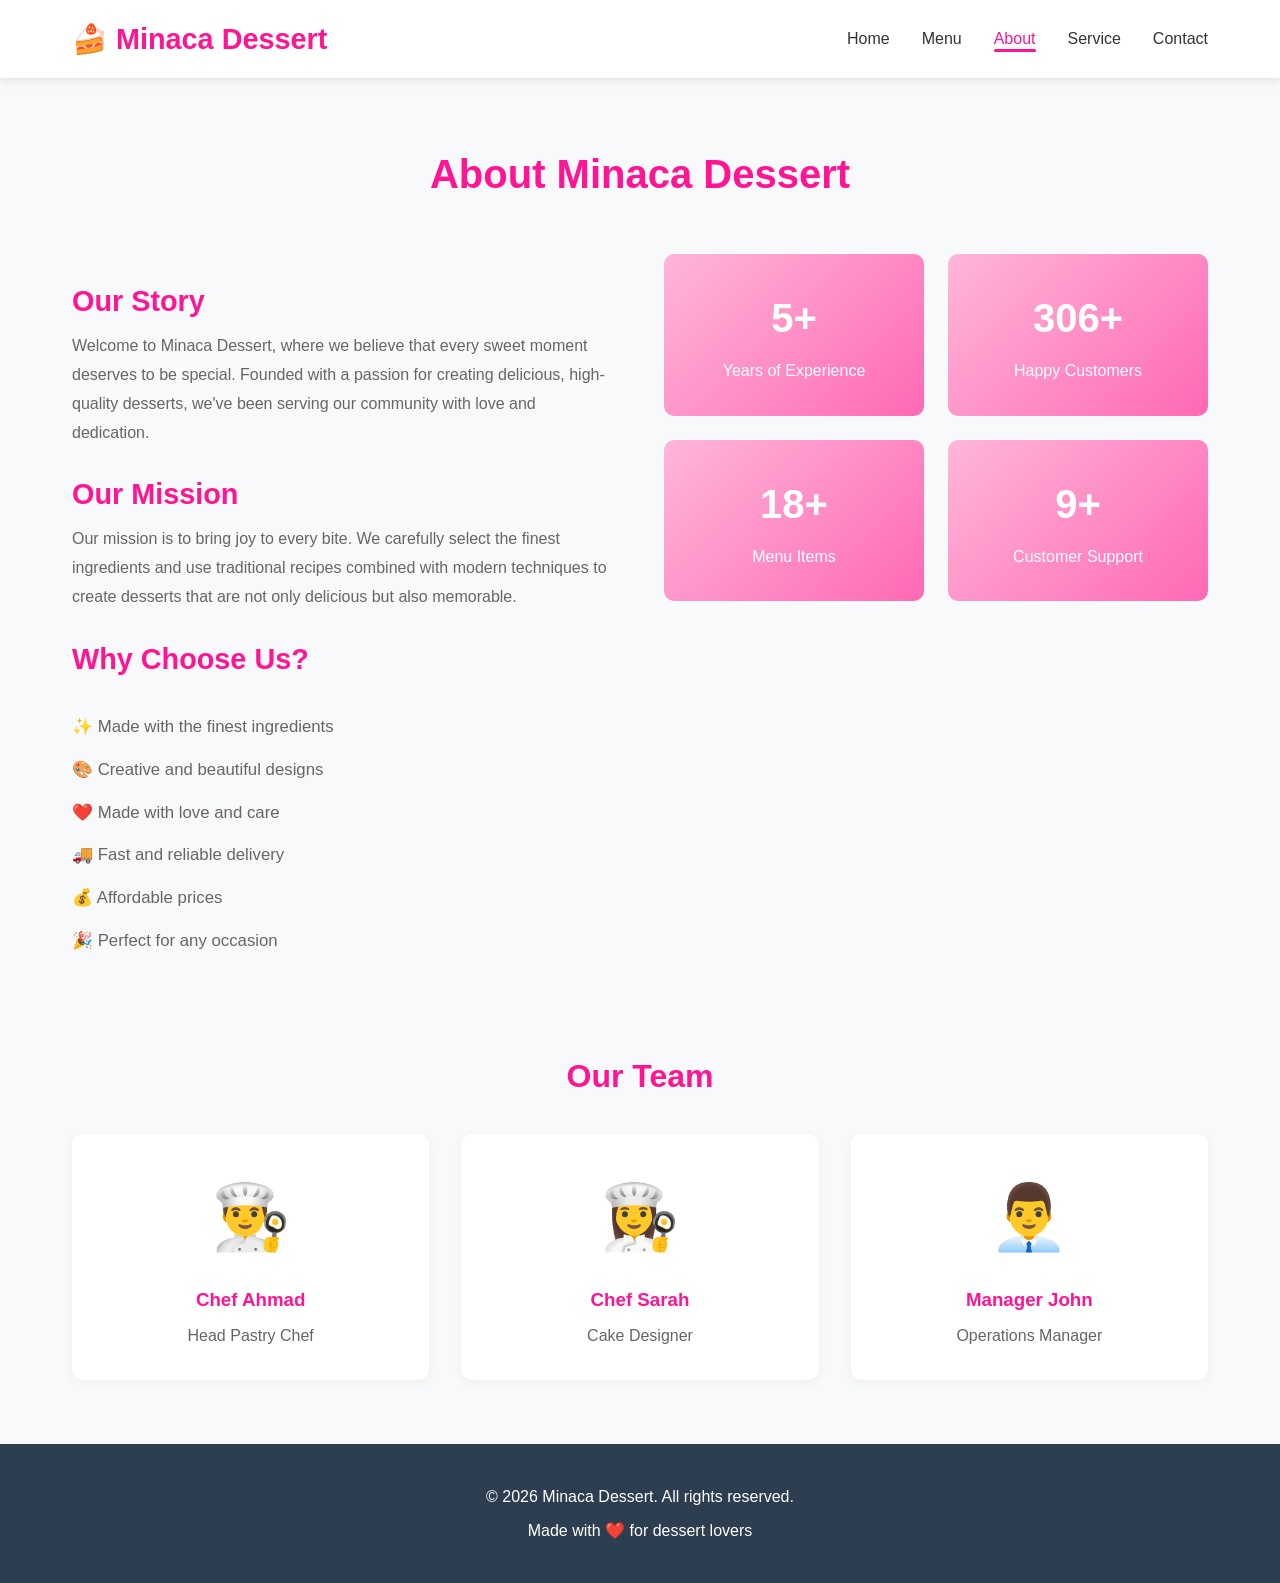
<file: about.html>
<!DOCTYPE html>
<html lang="en">
<head>
    <meta charset="UTF-8">
    <meta name="viewport" content="width=device-width, initial-scale=1.0">
    <title>About - Minaca Dessert</title>
    <link rel="stylesheet" href="styles.css">
</head>
<body>
    <!-- Navigation -->
    <nav class="navbar">
        <div class="nav-container">
            <div class="logo">🍰 Minaca Dessert</div>
            <ul class="nav-menu">
                <li><a href="index.html">Home</a></li>
                <li><a href="menu.html">Menu</a></li>
                <li><a href="about.html" class="active">About</a></li>
                <li><a href="service.html">Service</a></li>
                <li><a href="contact.html">Contact</a></li>
            </ul>
        </div>
    </nav>

    <!-- About Section -->
    <section class="about-section">
        <div class="container">
            <h1>About Minaca Dessert</h1>
            
            <div class="about-content">
                <div class="about-text">
                    <h2>Our Story</h2>
                    <p>Welcome to Minaca Dessert, where we believe that every sweet moment deserves to be special. Founded with a passion for creating delicious, high-quality desserts, we've been serving our community with love and dedication.</p>
                    
                    <h2>Our Mission</h2>
                    <p>Our mission is to bring joy to every bite. We carefully select the finest ingredients and use traditional recipes combined with modern techniques to create desserts that are not only delicious but also memorable.</p>
                    
                    <h2>Why Choose Us?</h2>
                    <ul class="features-list">
                        <li>✨ Made with the finest ingredients</li>
                        <li>🎨 Creative and beautiful designs</li>
                        <li>❤️ Made with love and care</li>
                        <li>🚚 Fast and reliable delivery</li>
                        <li>💰 Affordable prices</li>
                        <li>🎉 Perfect for any occasion</li>
                    </ul>
                </div>

                <div class="about-stats">
                    <div class="stat-card">
                        <h3>5+</h3>
                        <p>Years of Experience</p>
                    </div>
                    <div class="stat-card">
                        <h3>1000+</h3>
                        <p>Happy Customers</p>
                    </div>
                    <div class="stat-card">
                        <h3>50+</h3>
                        <p>Menu Items</p>
                    </div>
                    <div class="stat-card">
                        <h3>24/7</h3>
                        <p>Customer Support</p>
                    </div>
                </div>
            </div>

            <div class="team-section">
                <h2>Our Team</h2>
                <div class="team-grid">
                    <div class="team-member">
                        <div class="member-image">👨‍🍳</div>
                        <h3>Chef Ahmad</h3>
                        <p>Head Pastry Chef</p>
                    </div>
                    <div class="team-member">
                        <div class="member-image">👩‍🍳</div>
                        <h3>Chef Sarah</h3>
                        <p>Cake Designer</p>
                    </div>
                    <div class="team-member">
                        <div class="member-image">👨‍💼</div>
                        <h3>Manager John</h3>
                        <p>Operations Manager</p>
                    </div>
                </div>
            </div>
        </div>
    </section>

    <!-- Footer -->
    <footer class="footer">
        <div class="footer-content">
            <p>&copy; 2026 Minaca Dessert. All rights reserved.</p>
            <p>Made with ❤️ for dessert lovers</p>
        </div>
    </footer>

    <script src="script.js"></script>
</body>
</html>
</file>
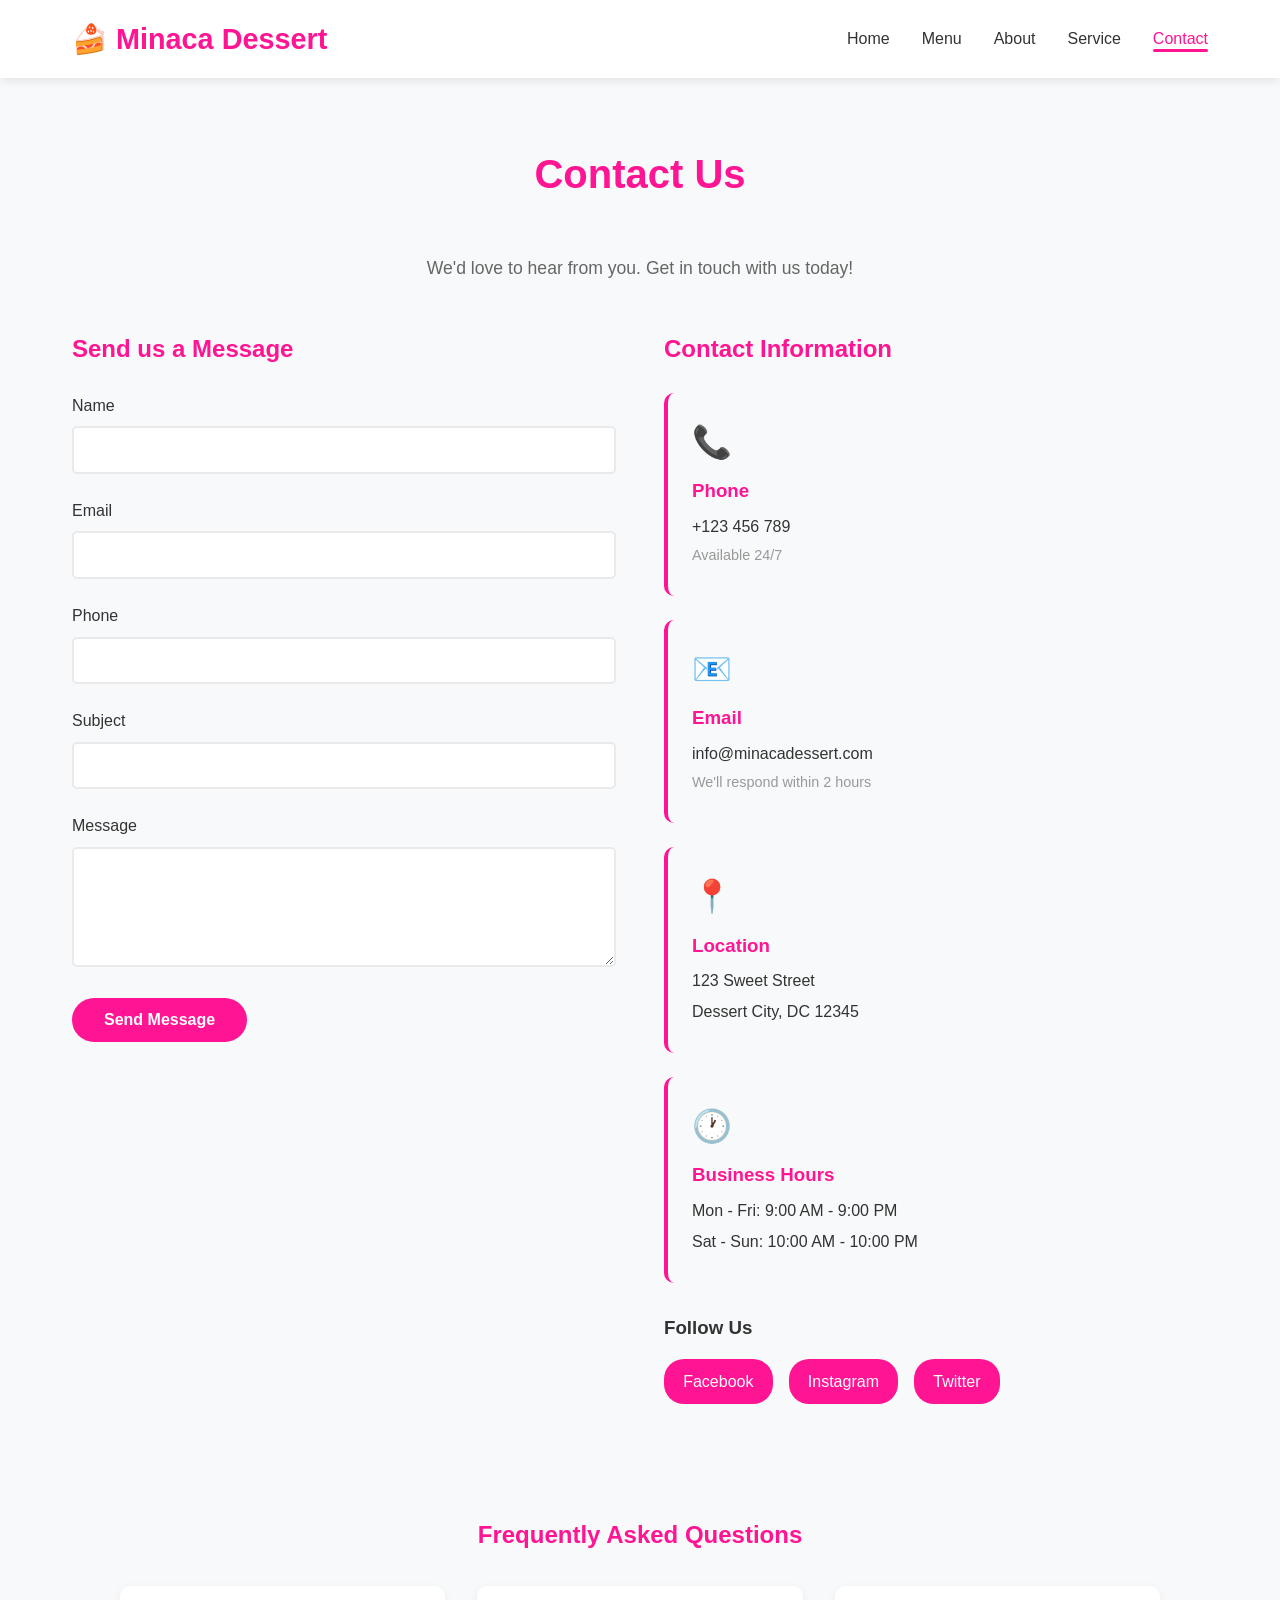
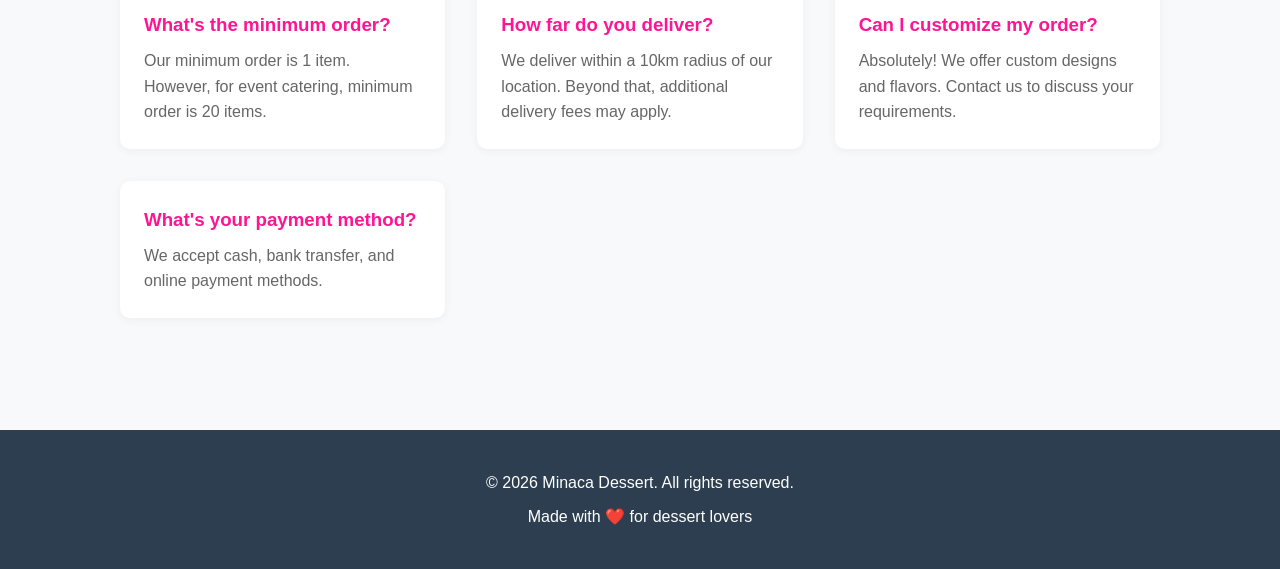
<file: contact.html>
<!DOCTYPE html>
<html lang="en">
<head>
    <meta charset="UTF-8">
    <meta name="viewport" content="width=device-width, initial-scale=1.0">
    <title>Contact - Minaca Dessert</title>
    <link rel="stylesheet" href="styles.css">
</head>
<body>
    <!-- Navigation -->
    <nav class="navbar">
        <div class="nav-container">
            <div class="logo">🍰 Minaca Dessert</div>
            <ul class="nav-menu">
                <li><a href="index.html">Home</a></li>
                <li><a href="menu.html">Menu</a></li>
                <li><a href="about.html">About</a></li>
                <li><a href="service.html">Service</a></li>
                <li><a href="contact.html" class="active">Contact</a></li>
            </ul>
        </div>
    </nav>

    <!-- Contact Section -->
    <section class="contact-section">
        <div class="container">
            <h1>Contact Us</h1>
            <p class="subtitle">We'd love to hear from you. Get in touch with us today!</p>

            <div class="contact-content">
                <!-- Contact Form -->
                <div class="contact-form-wrapper">
                    <h2>Send us a Message</h2>
                    <form class="contact-form" id="contactForm">
                        <div class="form-group">
                            <label for="name">Name</label>
                            <input type="text" id="name" name="name" required>
                        </div>

                        <div class="form-group">
                            <label for="email">Email</label>
                            <input type="email" id="email" name="email" required>
                        </div>

                        <div class="form-group">
                            <label for="phone">Phone</label>
                            <input type="tel" id="phone" name="phone" required>
                        </div>

                        <div class="form-group">
                            <label for="subject">Subject</label>
                            <input type="text" id="subject" name="subject" required>
                        </div>

                        <div class="form-group">
                            <label for="message">Message</label>
                            <textarea id="message" name="message" rows="5" required></textarea>
                        </div>

                        <button type="submit" class="btn btn-primary">Send Message</button>
                    </form>
                </div>

                <!-- Contact Information -->
                <div class="contact-info-wrapper">
                    <h2>Contact Information</h2>

                    <div class="info-card">
                        <div class="info-icon">📞</div>
                        <h3>Phone</h3>
                        <p>+123 456 789</p>
                        <p class="text-muted">Available 24/7</p>
                    </div>

                    <div class="info-card">
                        <div class="info-icon">📧</div>
                        <h3>Email</h3>
                        <p>info@minacadessert.com</p>
                        <p class="text-muted">We'll respond within 2 hours</p>
                    </div>

                    <div class="info-card">
                        <div class="info-icon">📍</div>
                        <h3>Location</h3>
                        <p>123 Sweet Street</p>
                        <p>Dessert City, DC 12345</p>
                    </div>

                    <div class="info-card">
                        <div class="info-icon">🕐</div>
                        <h3>Business Hours</h3>
                        <p>Mon - Fri: 9:00 AM - 9:00 PM</p>
                        <p>Sat - Sun: 10:00 AM - 10:00 PM</p>
                    </div>

                    <h3 style="margin-top: 30px;">Follow Us</h3>
                    <div class="social-links">
                        <a href="#" class="social-link">Facebook</a>
                        <a href="#" class="social-link">Instagram</a>
                        <a href="#" class="social-link">Twitter</a>
                    </div>
                </div>
            </div>

            <!-- FAQ Section -->
            <div class="faq-section">
                <h2>Frequently Asked Questions</h2>
                <div class="faq-grid">
                    <div class="faq-card">
                        <h3>What's the minimum order?</h3>
                        <p>Our minimum order is 1 item. However, for event catering, minimum order is 20 items.</p>
                    </div>
                    <div class="faq-card">
                        <h3>How far do you deliver?</h3>
                        <p>We deliver within a 10km radius of our location. Beyond that, additional delivery fees may apply.</p>
                    </div>
                    <div class="faq-card">
                        <h3>Can I customize my order?</h3>
                        <p>Absolutely! We offer custom designs and flavors. Contact us to discuss your requirements.</p>
                    </div>
                    <div class="faq-card">
                        <h3>What's your payment method?</h3>
                        <p>We accept cash, bank transfer, and online payment methods.</p>
                    </div>
                </div>
            </div>
        </div>
    </section>

    <!-- Footer -->
    <footer class="footer">
        <div class="footer-content">
            <p>&copy; 2026 Minaca Dessert. All rights reserved.</p>
            <p>Made with ❤️ for dessert lovers</p>
        </div>
    </footer>

    <script src="script.js"></script>
</body>
</html>
</file>
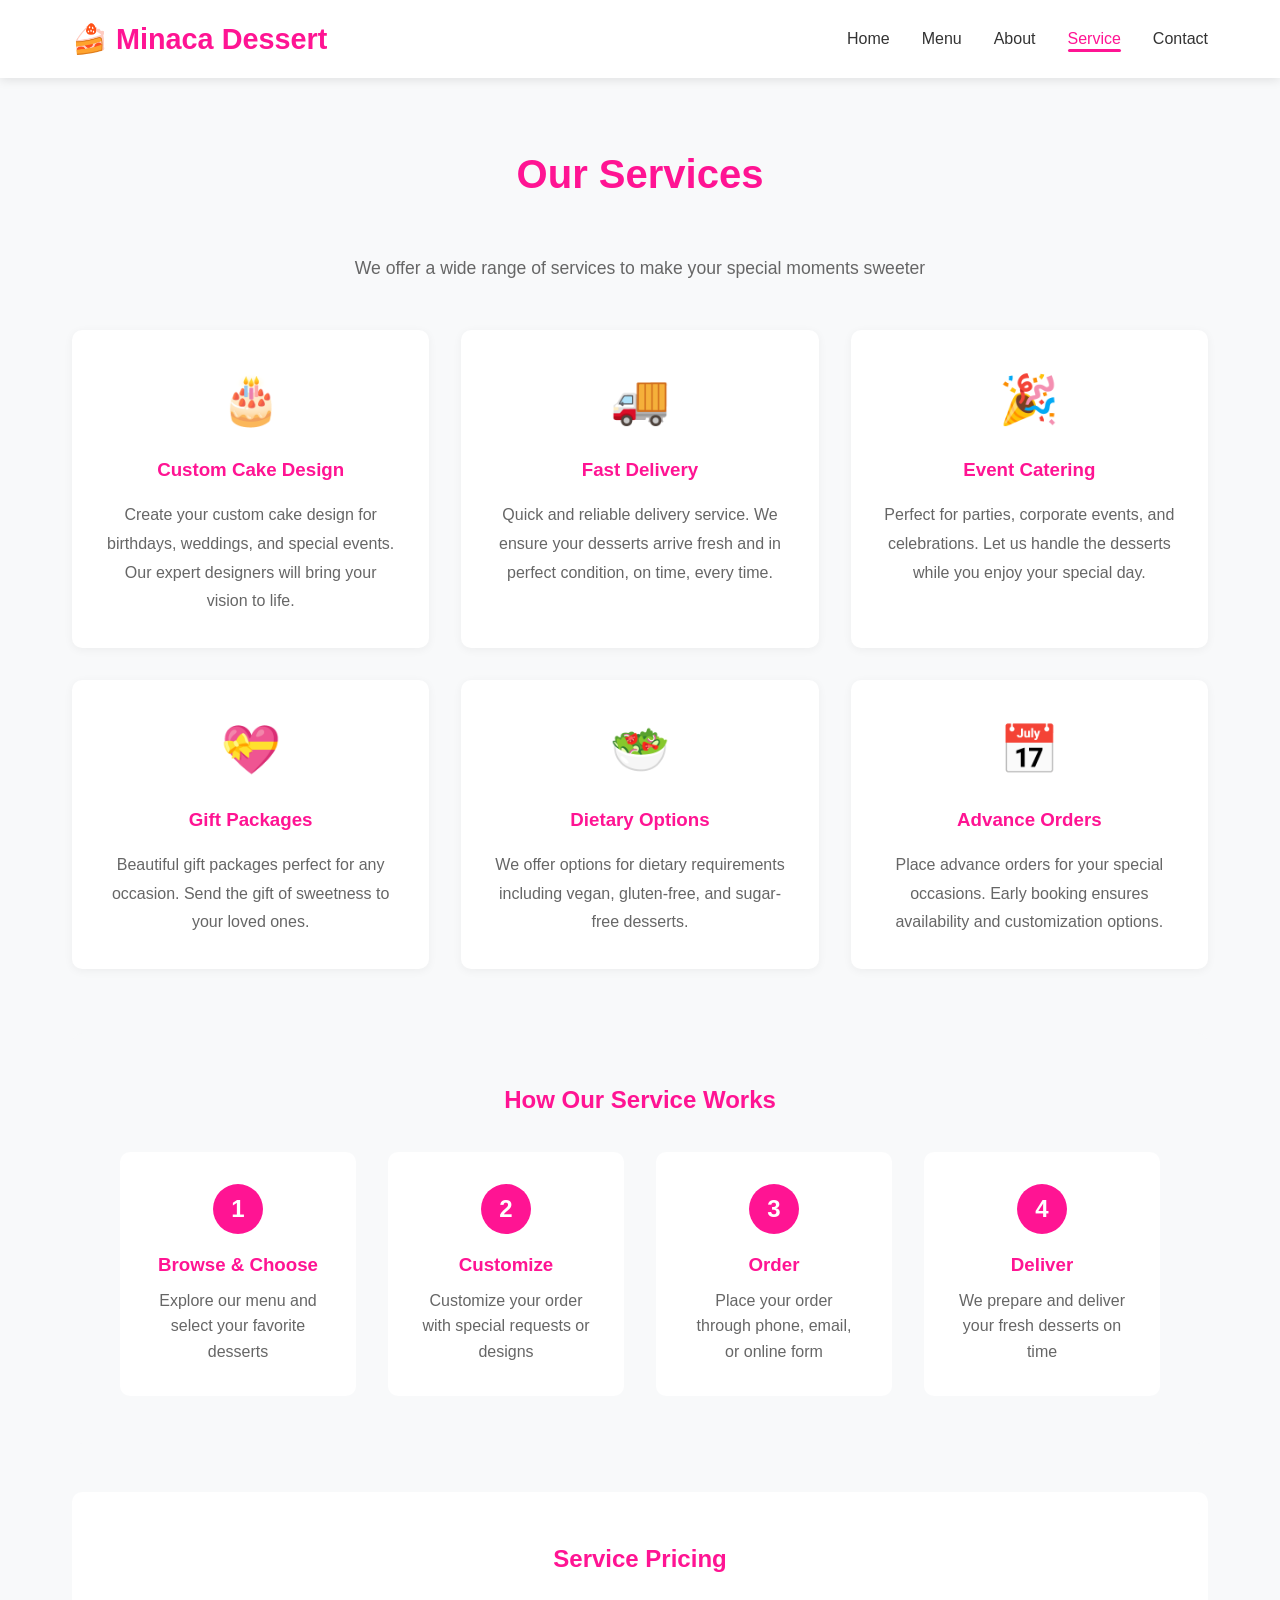
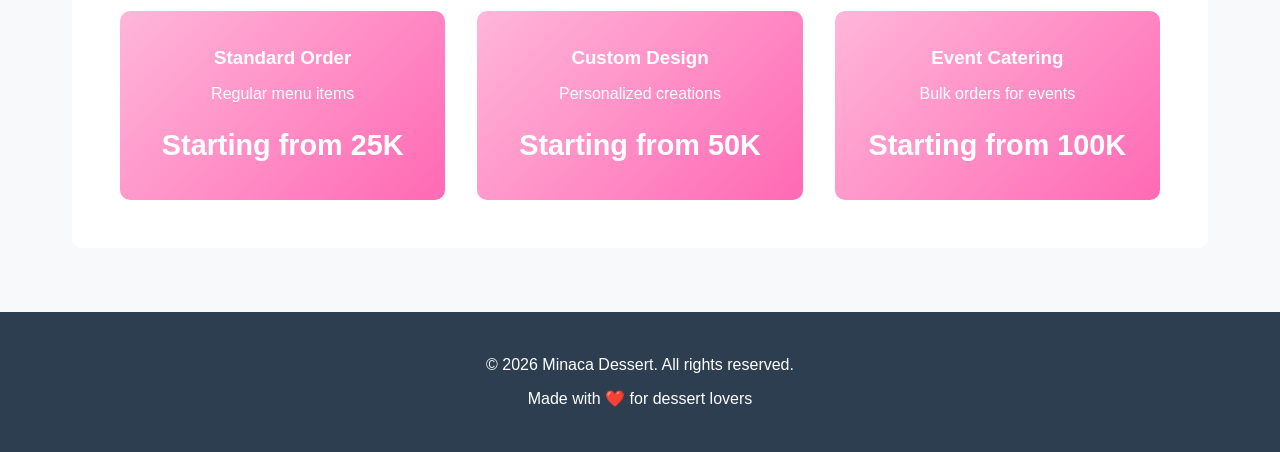
<file: service.html>
<!DOCTYPE html>
<html lang="en">
<head>
    <meta charset="UTF-8">
    <meta name="viewport" content="width=device-width, initial-scale=1.0">
    <title>Services - Minaca Dessert</title>
    <link rel="stylesheet" href="styles.css">
</head>
<body>
    <!-- Navigation -->
    <nav class="navbar">
        <div class="nav-container">
            <div class="logo">🍰 Minaca Dessert</div>
            <ul class="nav-menu">
                <li><a href="index.html">Home</a></li>
                <li><a href="menu.html">Menu</a></li>
                <li><a href="about.html">About</a></li>
                <li><a href="service.html" class="active">Service</a></li>
                <li><a href="contact.html">Contact</a></li>
            </ul>
        </div>
    </nav>

    <!-- Services Section -->
    <section class="services-section">
        <div class="container">
            <h1>Our Services</h1>
            <p class="subtitle">We offer a wide range of services to make your special moments sweeter</p>

            <div class="services-grid">
                <!-- Service 1 -->
                <div class="service-card">
                    <div class="service-icon">🎂</div>
                    <h3>Custom Cake Design</h3>
                    <p>Create your custom cake design for birthdays, weddings, and special events. Our expert designers will bring your vision to life.</p>
                </div>

                <!-- Service 2 -->
                <div class="service-card">
                    <div class="service-icon">🚚</div>
                    <h3>Fast Delivery</h3>
                    <p>Quick and reliable delivery service. We ensure your desserts arrive fresh and in perfect condition, on time, every time.</p>
                </div>

                <!-- Service 3 -->
                <div class="service-card">
                    <div class="service-icon">🎉</div>
                    <h3>Event Catering</h3>
                    <p>Perfect for parties, corporate events, and celebrations. Let us handle the desserts while you enjoy your special day.</p>
                </div>

                <!-- Service 4 -->
                <div class="service-card">
                    <div class="service-icon">💝</div>
                    <h3>Gift Packages</h3>
                    <p>Beautiful gift packages perfect for any occasion. Send the gift of sweetness to your loved ones.</p>
                </div>

                <!-- Service 5 -->
                <div class="service-card">
                    <div class="service-icon">🥗</div>
                    <h3>Dietary Options</h3>
                    <p>We offer options for dietary requirements including vegan, gluten-free, and sugar-free desserts.</p>
                </div>

                <!-- Service 6 -->
                <div class="service-card">
                    <div class="service-icon">📅</div>
                    <h3>Advance Orders</h3>
                    <p>Place advance orders for your special occasions. Early booking ensures availability and customization options.</p>
                </div>
            </div>

            <!-- How It Works -->
            <div class="how-it-works">
                <h2>How Our Service Works</h2>
                <div class="steps">
                    <div class="step">
                        <div class="step-number">1</div>
                        <h3>Browse & Choose</h3>
                        <p>Explore our menu and select your favorite desserts</p>
                    </div>
                    <div class="step">
                        <div class="step-number">2</div>
                        <h3>Customize</h3>
                        <p>Customize your order with special requests or designs</p>
                    </div>
                    <div class="step">
                        <div class="step-number">3</div>
                        <h3>Order</h3>
                        <p>Place your order through phone, email, or online form</p>
                    </div>
                    <div class="step">
                        <div class="step-number">4</div>
                        <h3>Deliver</h3>
                        <p>We prepare and deliver your fresh desserts on time</p>
                    </div>
                </div>
            </div>

            <!-- Pricing Info -->
            <div class="pricing-info">
                <h2>Service Pricing</h2>
                <div class="pricing-grid">
                    <div class="pricing-card">
                        <h3>Standard Order</h3>
                        <p>Regular menu items</p>
                        <p class="price">Starting from 25K</p>
                    </div>
                    <div class="pricing-card">
                        <h3>Custom Design</h3>
                        <p>Personalized creations</p>
                        <p class="price">Starting from 50K</p>
                    </div>
                    <div class="pricing-card">
                        <h3>Event Catering</h3>
                        <p>Bulk orders for events</p>
                        <p class="price">Starting from 100K</p>
                    </div>
                </div>
            </div>
        </div>
    </section>

    <!-- Footer -->
    <footer class="footer">
        <div class="footer-content">
            <p>&copy; 2026 Minaca Dessert. All rights reserved.</p>
            <p>Made with ❤️ for dessert lovers</p>
        </div>
    </footer>

    <script src="script.js"></script>
</body>
</html>
</file>
<file: styles.css>
* {
    margin: 0;
    padding: 0;
    box-sizing: border-box;
}

:root {
    --primary-color: #FF1493;
    --secondary-color: #FF69B4;
    --accent-color: #FFB6D9;
    --dark-color: #2C3E50;
    --light-color: #F8F9FA;
    --white: #FFFFFF;
    --text-color: #333333;
    --border-color: #EAEAEA;
}

body {
    font-family: 'Segoe UI', Tahoma, Geneva, Verdana, sans-serif;
    line-height: 1.6;
    color: var(--text-color);
    background-color: var(--light-color);
}

/* ============= NAVBAR ============= */
.navbar {
    background-color: var(--white);
    box-shadow: 0 2px 10px rgba(0, 0, 0, 0.1);
    position: sticky;
    top: 0;
    z-index: 100;
}

.nav-container {
    max-width: 1200px;
    margin: 0 auto;
    padding: 1rem 2rem;
    display: flex;
    justify-content: space-between;
    align-items: center;
}

.logo {
    font-size: 1.8rem;
    font-weight: bold;
    color: var(--primary-color);
}

.nav-menu {
    display: flex;
    list-style: none;
    gap: 2rem;
}

.nav-menu a {
    text-decoration: none;
    color: var(--text-color);
    font-weight: 500;
    transition: color 0.3s ease;
    position: relative;
}

.nav-menu a:hover,
.nav-menu a.active {
    color: var(--primary-color);
}

.nav-menu a.active::after {
    content: '';
    position: absolute;
    bottom: -5px;
    left: 0;
    width: 100%;
    height: 3px;
    background-color: var(--primary-color);
    border-radius: 2px;
}

/* ============= CONTAINER ============= */
.container {
    max-width: 1200px;
    margin: 0 auto;
    padding: 0 2rem;
}

/* ============= BUTTONS ============= */
.btn {
    padding: 0.8rem 2rem;
    border: none;
    border-radius: 50px;
    font-size: 1rem;
    cursor: pointer;
    transition: all 0.3s ease;
    text-decoration: none;
    display: inline-block;
    font-weight: 600;
}

.btn-primary {
    background-color: var(--primary-color);
    color: var(--white);
}

.btn-primary:hover {
    background-color: var(--secondary-color);
    transform: translateY(-3px);
    box-shadow: 0 8px 20px rgba(255, 20, 147, 0.3);
}

.btn-secondary {
    background-color: var(--secondary-color);
    color: var(--white);
}

.btn-secondary:hover {
    background-color: var(--primary-color);
    transform: translateY(-3px);
    box-shadow: 0 8px 20px rgba(255, 105, 180, 0.3);
}

/* ============= HERO SECTION ============= */
.hero {
    background: linear-gradient(135deg, #FFB6D9 0%, #FF69B4 100%);
    color: var(--white);
    padding: 6rem 2rem;
    text-align: center;
    position: relative;
    overflow: hidden;
}

.hero::before {
    content: '';
    position: absolute;
    top: 0;
    left: 0;
    right: 0;
    bottom: 0;
    background-image: 
        radial-gradient(circle at 20% 80%, rgba(255, 255, 255, 0.1) 0%, transparent 50%),
        radial-gradient(circle at 80% 20%, rgba(255, 255, 255, 0.1) 0%, transparent 50%);
    pointer-events: none;
}

.hero-content {
    position: relative;
    z-index: 2;
}

.hero h1 {
    font-size: 3.5rem;
    margin-bottom: 1rem;
    text-shadow: 2px 2px 4px rgba(0, 0, 0, 0.2);
    font-style: italic;
}

.hero p {
    font-size: 1.5rem;
    margin-bottom: 2rem;
    opacity: 0.9;
}

.hero-stars {
    position: absolute;
    width: 100%;
    height: 100%;
    top: 0;
    left: 0;
}

.hero-stars::before {
    content: '✨ ✨ ✨ ✨ ✨';
    position: absolute;
    top: 20px;
    right: 40px;
    font-size: 1.5rem;
    animation: float 3s ease-in-out infinite;
}

@keyframes float {
    0%, 100% {
        transform: translateY(0px);
    }
    50% {
        transform: translateY(-20px);
    }
}

/* ============= FEATURED SECTION ============= */
.featured {
    padding: 4rem 2rem;
    background-color: var(--white);
}

.featured h2 {
    font-size: 2.5rem;
    margin-bottom: 3rem;
    text-align: center;
    color: var(--primary-color);
}

.featured-grid {
    display: grid;
    grid-template-columns: repeat(auto-fit, minmax(300px, 1fr));
    gap: 2rem;
}

.product-card {
    background: var(--white);
    border-radius: 15px;
    overflow: hidden;
    box-shadow: 0 4px 15px rgba(0, 0, 0, 0.1);
    transition: transform 0.3s ease, box-shadow 0.3s ease;
    position: relative;
}

.product-card:hover {
    transform: translateY(-10px);
    box-shadow: 0 8px 25px rgba(255, 20, 147, 0.2);
}

.product-image {
    overflow: hidden;
    height: 250px;
    background: linear-gradient(135deg, #FFB6D9 0%, #FFE4E1 100%);
}

.product-image img {
    width: 100%;
    height: 100%;
    object-fit: cover;
    transition: transform 0.3s ease;
}

.product-card:hover .product-image img {
    transform: scale(1.1);
}

.product-info {
    padding: 1.5rem;
}

.badge {
    display: inline-block;
    padding: 0.3rem 0.8rem;
    border-radius: 20px;
    font-size: 0.8rem;
    font-weight: bold;
}

.badge.new {
    background-color: #FFD700;
    color: #333;
    margin-bottom: 0.5rem;
}

.badge.price-badge {
    background-color: #FFD700;
    color: var(--primary-color);
    margin-top: 1rem;
}

.product-info h3 {
    color: var(--primary-color);
    margin-bottom: 0.5rem;
}

.product-info p {
    color: #666;
    font-size: 0.9rem;
    margin-bottom: 1rem;
}

/* ============= CTA SECTION ============= */
.cta {
    background: linear-gradient(135deg, var(--primary-color) 0%, var(--secondary-color) 100%);
    color: var(--white);
    padding: 4rem 2rem;
    text-align: center;
}

.cta-content h2 {
    font-size: 2.5rem;
    margin-bottom: 1rem;
}

.cta-content p {
    font-size: 1.2rem;
    margin-bottom: 2rem;
    opacity: 0.9;
}

.order-button {
    display: inline-block;
}

/* ============= MENU SECTION ============= */
.menu-section {
    padding: 4rem 2rem;
}

.menu-section h1 {
    text-align: center;
    color: var(--primary-color);
    font-size: 2.5rem;
    margin-bottom: 1rem;
}

.subtitle {
    text-align: center;
    color: #666;
    margin-bottom: 3rem;
    font-size: 1.1rem;
}

.menu-category {
    margin-bottom: 3rem;
    background: var(--white);
    padding: 2rem;
    border-radius: 10px;
    box-shadow: 0 2px 10px rgba(0, 0, 0, 0.05);
}

.menu-category h2 {
    color: var(--primary-color);
    margin-bottom: 1.5rem;
    font-size: 1.8rem;
    border-bottom: 3px solid var(--accent-color);
    padding-bottom: 0.5rem;
}

.menu-items {
    display: grid;
    grid-template-columns: repeat(auto-fit, minmax(250px, 1fr));
    gap: 1.5rem;
}

.menu-item {
    display: flex;
    justify-content: space-between;
    align-items: center;
    padding: 1rem;
    background: var(--light-color);
    border-radius: 8px;
    transition: all 0.3s ease;
}

.menu-item:hover {
    background: var(--accent-color);
    transform: translateX(5px);
}

.item-info h3 {
    color: var(--text-color);
    margin-bottom: 0.3rem;
}

.menu-item .price {
    background-color: var(--primary-color);
    color: var(--white);
    padding: 0.5rem 1rem;
    border-radius: 20px;
    font-weight: bold;
    white-space: nowrap;
}

/* ============= ABOUT SECTION ============= */
.about-section {
    padding: 4rem 2rem;
}

.about-section h1 {
    text-align: center;
    color: var(--primary-color);
    font-size: 2.5rem;
    margin-bottom: 3rem;
}

.about-content {
    display: grid;
    grid-template-columns: 1fr 1fr;
    gap: 3rem;
    margin-bottom: 4rem;
    align-items: start;
}

.about-text h2 {
    color: var(--primary-color);
    margin: 1.5rem 0 0.5rem 0;
    font-size: 1.8rem;
}

.about-text p {
    color: #666;
    margin-bottom: 1rem;
    line-height: 1.8;
}

.features-list {
    list-style: none;
    margin: 1.5rem 0;
}

.features-list li {
    padding: 0.5rem 0;
    color: #666;
    font-size: 1.05rem;
}

.about-stats {
    display: grid;
    grid-template-columns: repeat(2, 1fr);
    gap: 1.5rem;
}

.stat-card {
    background: linear-gradient(135deg, var(--accent-color) 0%, var(--secondary-color) 100%);
    color: var(--white);
    padding: 2rem;
    border-radius: 10px;
    text-align: center;
}

.stat-card h3 {
    font-size: 2.5rem;
    margin-bottom: 0.5rem;
}

.stat-card p {
    font-size: 1rem;
}

.team-section {
    margin-top: 4rem;
}

.team-section h2 {
    text-align: center;
    color: var(--primary-color);
    font-size: 2rem;
    margin-bottom: 2rem;
}

.team-grid {
    display: grid;
    grid-template-columns: repeat(auto-fit, minmax(250px, 1fr));
    gap: 2rem;
}

.team-member {
    background: var(--white);
    padding: 2rem;
    border-radius: 10px;
    text-align: center;
    box-shadow: 0 2px 10px rgba(0, 0, 0, 0.05);
}

.member-image {
    font-size: 4rem;
    margin-bottom: 1rem;
}

.team-member h3 {
    color: var(--primary-color);
    margin-bottom: 0.5rem;
}

.team-member p {
    color: #666;
}

/* ============= SERVICES SECTION ============= */
.services-section {
    padding: 4rem 2rem;
}

.services-section h1 {
    text-align: center;
    color: var(--primary-color);
    font-size: 2.5rem;
    margin-bottom: 3rem;
}

.services-grid {
    display: grid;
    grid-template-columns: repeat(auto-fit, minmax(300px, 1fr));
    gap: 2rem;
    margin-bottom: 4rem;
}

.service-card {
    background: var(--white);
    padding: 2rem;
    border-radius: 10px;
    text-align: center;
    box-shadow: 0 2px 10px rgba(0, 0, 0, 0.05);
    transition: all 0.3s ease;
}

.service-card:hover {
    box-shadow: 0 8px 20px rgba(255, 20, 147, 0.2);
    transform: translateY(-5px);
}

.service-icon {
    font-size: 3rem;
    margin-bottom: 1rem;
}

.service-card h3 {
    color: var(--primary-color);
    margin-bottom: 1rem;
}

.service-card p {
    color: #666;
    line-height: 1.8;
}

.how-it-works {
    background: var(--light-color);
    padding: 3rem;
    border-radius: 10px;
    margin-bottom: 3rem;
}

.how-it-works h2 {
    text-align: center;
    color: var(--primary-color);
    margin-bottom: 2rem;
}

.steps {
    display: grid;
    grid-template-columns: repeat(auto-fit, minmax(200px, 1fr));
    gap: 2rem;
}

.step {
    background: var(--white);
    padding: 2rem;
    border-radius: 10px;
    text-align: center;
}

.step-number {
    display: inline-block;
    width: 50px;
    height: 50px;
    background: var(--primary-color);
    color: var(--white);
    border-radius: 50%;
    line-height: 50px;
    font-size: 1.5rem;
    font-weight: bold;
    margin-bottom: 1rem;
}

.step h3 {
    color: var(--primary-color);
    margin-bottom: 0.5rem;
}

.step p {
    color: #666;
}

.pricing-info {
    background: var(--white);
    padding: 3rem;
    border-radius: 10px;
}

.pricing-info h2 {
    text-align: center;
    color: var(--primary-color);
    margin-bottom: 2rem;
}

.pricing-grid {
    display: grid;
    grid-template-columns: repeat(auto-fit, minmax(250px, 1fr));
    gap: 2rem;
}

.pricing-card {
    background: linear-gradient(135deg, var(--accent-color) 0%, var(--secondary-color) 100%);
    color: var(--white);
    padding: 2rem;
    border-radius: 10px;
    text-align: center;
}

.pricing-card h3 {
    margin-bottom: 0.5rem;
}

.pricing-card .price {
    font-size: 1.8rem;
    font-weight: bold;
    margin-top: 1rem;
}

/* ============= CONTACT SECTION ============= */
.contact-section {
    padding: 4rem 2rem;
}

.contact-section h1 {
    text-align: center;
    color: var(--primary-color);
    font-size: 2.5rem;
    margin-bottom: 3rem;
}

.contact-content {
    display: grid;
    grid-template-columns: 1fr 1fr;
    gap: 3rem;
    margin-bottom: 4rem;
}

.contact-form-wrapper h2,
.contact-info-wrapper h2 {
    color: var(--primary-color);
    margin-bottom: 1.5rem;
}

.form-group {
    margin-bottom: 1.5rem;
}

.form-group label {
    display: block;
    margin-bottom: 0.5rem;
    color: var(--text-color);
    font-weight: 500;
}

.form-group input,
.form-group textarea {
    width: 100%;
    padding: 0.8rem;
    border: 2px solid var(--border-color);
    border-radius: 5px;
    font-size: 1rem;
    font-family: inherit;
    transition: border-color 0.3s ease;
}

.form-group input:focus,
.form-group textarea:focus {
    outline: none;
    border-color: var(--primary-color);
}

.form-group textarea {
    resize: vertical;
}

.info-card {
    background: var(--light-color);
    padding: 1.5rem;
    border-radius: 10px;
    margin-bottom: 1.5rem;
    border-left: 4px solid var(--primary-color);
}

.info-icon {
    font-size: 2rem;
    margin-bottom: 0.5rem;
}

.info-card h3 {
    color: var(--primary-color);
    margin-bottom: 0.5rem;
}

.info-card p {
    margin: 0.3rem 0;
}

.text-muted {
    color: #999;
    font-size: 0.9rem;
}

.social-links {
    display: flex;
    gap: 1rem;
    margin-top: 1rem;
}

.social-link {
    display: inline-block;
    padding: 0.6rem 1.2rem;
    background-color: var(--primary-color);
    color: var(--white);
    text-decoration: none;
    border-radius: 20px;
    transition: all 0.3s ease;
}

.social-link:hover {
    background-color: var(--secondary-color);
    transform: translateY(-3px);
}

.faq-section {
    background: var(--light-color);
    padding: 3rem;
    border-radius: 10px;
}

.faq-section h2 {
    color: var(--primary-color);
    margin-bottom: 2rem;
    text-align: center;
}

.faq-grid {
    display: grid;
    grid-template-columns: repeat(auto-fit, minmax(250px, 1fr));
    gap: 2rem;
}

.faq-card {
    background: var(--white);
    padding: 1.5rem;
    border-radius: 10px;
    box-shadow: 0 2px 10px rgba(0, 0, 0, 0.05);
}

.faq-card h3 {
    color: var(--primary-color);
    margin-bottom: 0.5rem;
}

.faq-card p {
    color: #666;
    line-height: 1.6;
}

/* ============= FOOTER ============= */
.footer {
    background-color: var(--dark-color);
    color: var(--white);
    text-align: center;
    padding: 2rem;
}

.footer-content p {
    margin: 0.5rem 0;
}

/* ============= RESPONSIVE DESIGN ============= */
@media (max-width: 768px) {
    .nav-menu {
        flex-direction: column;
        gap: 1rem;
    }

    .hero h1 {
        font-size: 2rem;
    }

    .hero p {
        font-size: 1rem;
    }

    .about-content,
    .contact-content {
        grid-template-columns: 1fr;
    }

    .featured-grid,
    .services-grid,
    .menu-items {
        grid-template-columns: 1fr;
    }

    .about-stats {
        grid-template-columns: 1fr;
    }

    .team-grid {
        grid-template-columns: 1fr;
    }

    .steps {
        grid-template-columns: repeat(2, 1fr);
    }
}

@media (max-width: 480px) {
    .container {
        padding: 0 1rem;
    }

    .nav-container {
        flex-direction: column;
        padding: 1rem;
    }

    .nav-menu {
        flex-direction: column;
        gap: 0.5rem;
    }

    .hero {
        padding: 3rem 1rem;
    }

    .hero h1 {
        font-size: 1.5rem;
    }

    .featured h2,
    .about-section h1 {
        font-size: 2rem;
    }

    .menu-section h1 {
        font-size: 2rem;
    }

    .steps {
        grid-template-columns: 1fr;
    }
}
/* ============= MENU THUMBNAIL IMAGES ============= */
.menu-thumb {
    width: 60px;
    height: 60px;
    object-fit: cover;
    border-radius: 8px;
    margin-right: 15px;
    box-shadow: 0 2px 8px rgba(255, 20, 147, 0.15);
    flex-shrink: 0;
}

.item-info {
    display: flex;
    align-items: center;
    gap: 10px;
}

.item-info div {
    flex: 1;
}

.item-info h3 {
    color: var(--primary-color);
    margin-bottom: 3px;
    font-size: 0.95rem;
}

.item-info .desc {
    color: #999;
    font-size: 0.8rem;
    margin: 0;
}

.menu-item {
    display: flex;
    justify-content: space-between;
    align-items: center;
    padding: 1rem;
    background: var(--light-color);
    border-radius: 8px;
    transition: all 0.3s ease;
}

.menu-item:hover {
    background: var(--accent-color);
    transform: translateX(5px);
}

.menu-item .price {
    background-color: var(--primary-color);
    color: var(--white);
    padding: 0.5rem 1rem;
    border-radius: 20px;
    font-weight: bold;
    white-space: nowrap;
}
</file>
